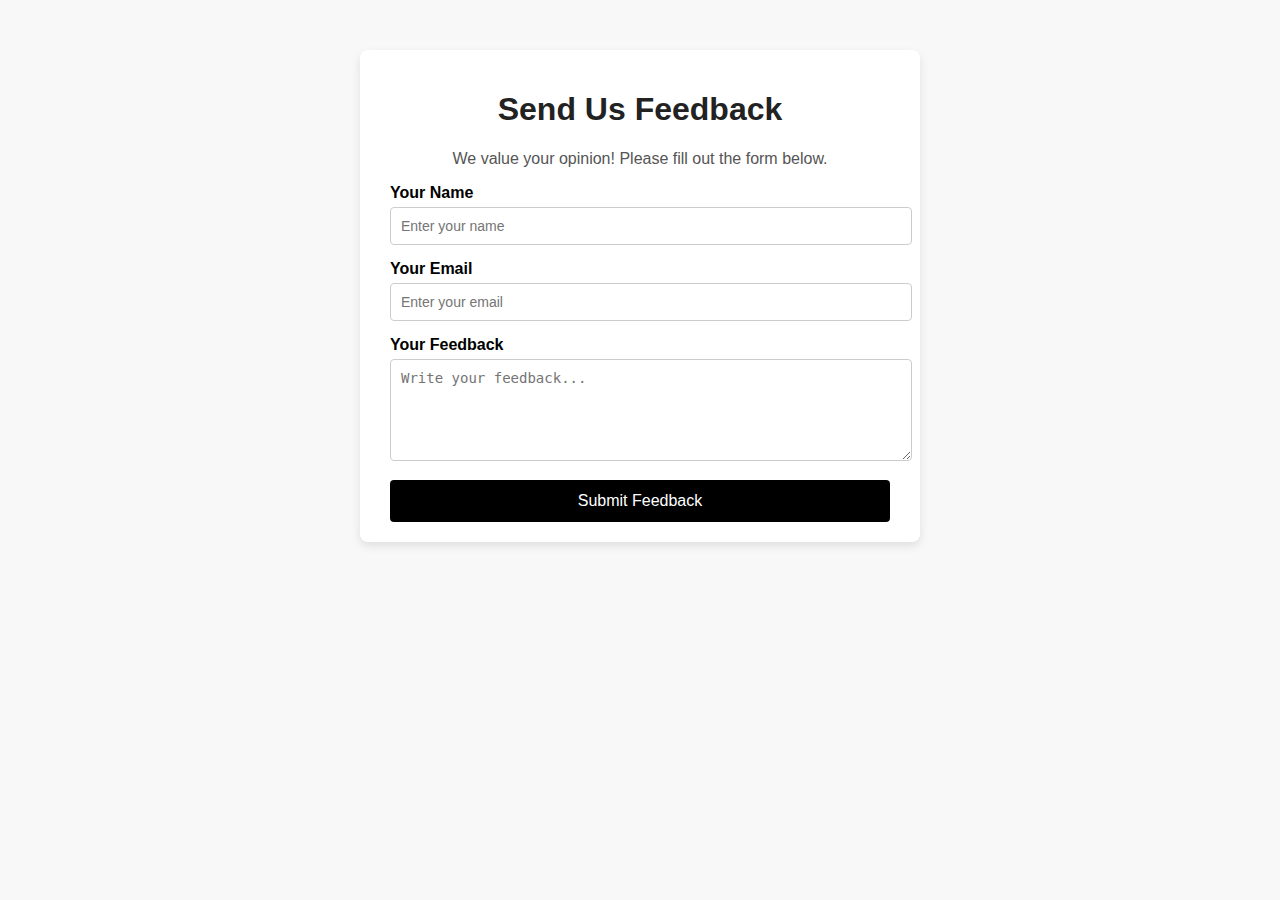
<file: Nike_website/feedback.html>
<!DOCTYPE html>
<html lang="en">
<head>
    <meta charset="UTF-8">
    <meta name="viewport" content="width=device-width, initial-scale=1.0">
    <title>Send Us Feedback</title>
    <link rel="stylesheet" href="feedback.css">
</head>
<body>

    <div class="feedback-container">
        <h1>Send Us Feedback</h1>
        <p>We value your opinion! Please fill out the form below.</p>

        <form action="#" method="post">
            <label for="name">Your Name</label>
            <input type="text" id="name" name="name" placeholder="Enter your name" required>

            <label for="email">Your Email</label>
            <input type="email" id="email" name="email" placeholder="Enter your email" required>

            <label for="message">Your Feedback</label>
            <textarea id="message" name="message" rows="5" placeholder="Write your feedback..." required></textarea>

            <button type="submit">Submit Feedback</button>
        </form>
    </div>

</body>
</html>
</file>
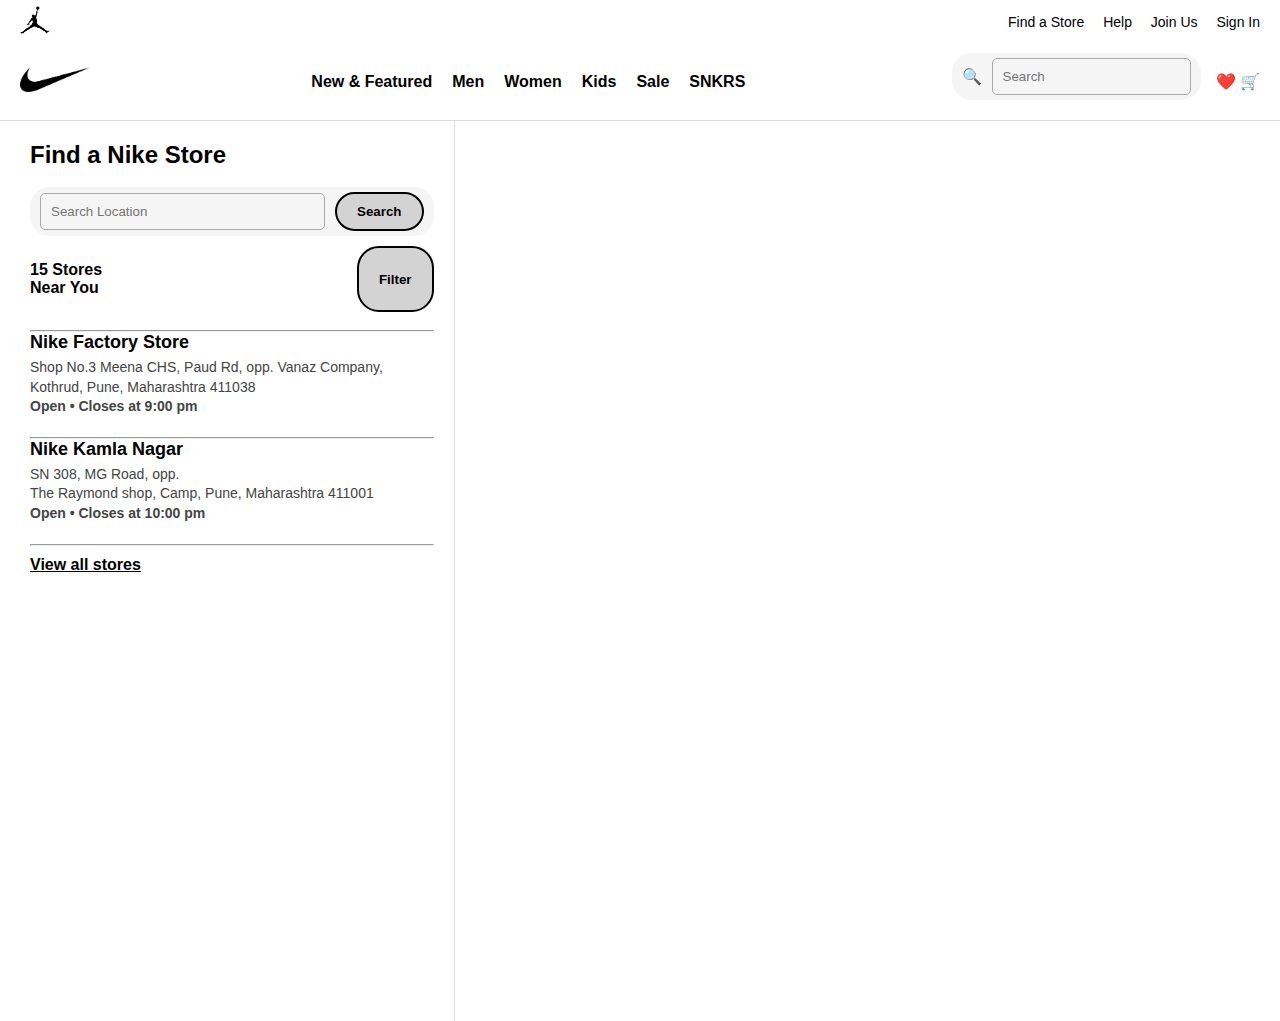
<file: Nike_website/Find_a_store.html>
<!DOCTYPE html>
<html lang="en">
<head>
  <meta charset="UTF-8">
  <meta name="viewport" content="width=device-width, initial-scale=1.0">
  <title>Find a Nike Store</title>
  <link rel="stylesheet" href="Find_a_store.css">
</head>
<body>

  <!-- Top small bar -->
<div class="top-bar-icon">
    <div class="left-icon">
        <img src="j.png" alt="Jordan Logo">
    </div>
    <div class="top-bar">
        <a href="Find_a_store.html">Find a Store</a> 
        <a href="Get_help.html">Help</a> 
        <a href="Join_us.html">Join Us</a> 
        <a href="sign_in.html">Sign In</a>
    </div>
</div>

<!-- Main navbar -->
<div class="navbar">
    <div class="left-icons">
        <img src="download.png" alt="Nike Logo">
    </div>

    <!-- Hamburger for mobile -->
    <div class="hamburger" onclick="toggleMenu()">☰</div>

    <div class="menu" id="menu">
        <a href="#">New & Featured</a>
        <a href="#">Men</a>
        <a href="#">Women</a>
        <a href="#">Kids</a>
        <a href="#">Sale</a>
        <a href="#">SNKRS</a>
    </div>

    <div class="right-icons">
        <div class="search-box">
            🔍 <input type="text" placeholder="Search">
        </div>
        ❤️
        🛒
    </div>
</div>



  <div class="container">
    <!-- Left Panel -->
    <div class="sidebar">
      <h2>Find a Nike Store</h2>
      <br>
      <!-- <div class="search-box">
        <input type="text" placeholder="Search Location"> 
        
      </div> -->
      <form class="search-box" action="https://www.google.com/maps/search/" method="get" target="_blank">
        <input type="text" name="q" placeholder="Search Location">
        <button type="submit" class="filter-btn">Search</button>
      </form>

        <div class="btn">
            <p class="stores-count">15 Stores Near You</p>
            <button class="filter-btn">Filter</button>
        </div>
        <br>
      <hr>

      <div class="store-list">
        <div class="store">
          <h2>Nike Factory Store</h2>
          <p>Shop No.3 Meena CHS, Paud Rd, opp. Vanaz Company, Kothrud, Pune, Maharashtra 411038</p>
          <p class="open">Open • Closes at 9:00 pm</p>
        </div>
      <hr>
        <div class="store">
          <h2>Nike Kamla Nagar</h2>
          <p>SN 308, MG Road, opp. <br>
            The Raymond shop, Camp, Pune, Maharashtra 411001</p>
            <p class="open">Open • Closes at 10:00 pm</p>
        </div>
      </div>
    <hr>
      <a href="#" class="view-all">View all stores</a>
    </div>

    <!-- Right Panel -->
    <div class="map">
      <!-- <video src=""></video> -->
      <iframe src="https://www.google.com/maps/embed?pb=!1m16!1m12!1m3!1d121111.45355203631!2d73.80774910947872!3d18.45043159906821!2m3!1f0!2f0!3f0!3m2!1i1024!2i768!4f13.1!2m1!1snike%20stores%20near%20by%20me%20map!5e0!3m2!1sen!2sin!4v1755330407818!5m2!1sen!2sin" width="600" height="450" style="border:0;" allowfullscreen="" loading="lazy" referrerpolicy="no-referrer-when-downgrade"></iframe>
    </div>
  </div>
</body>
</html>
</file>
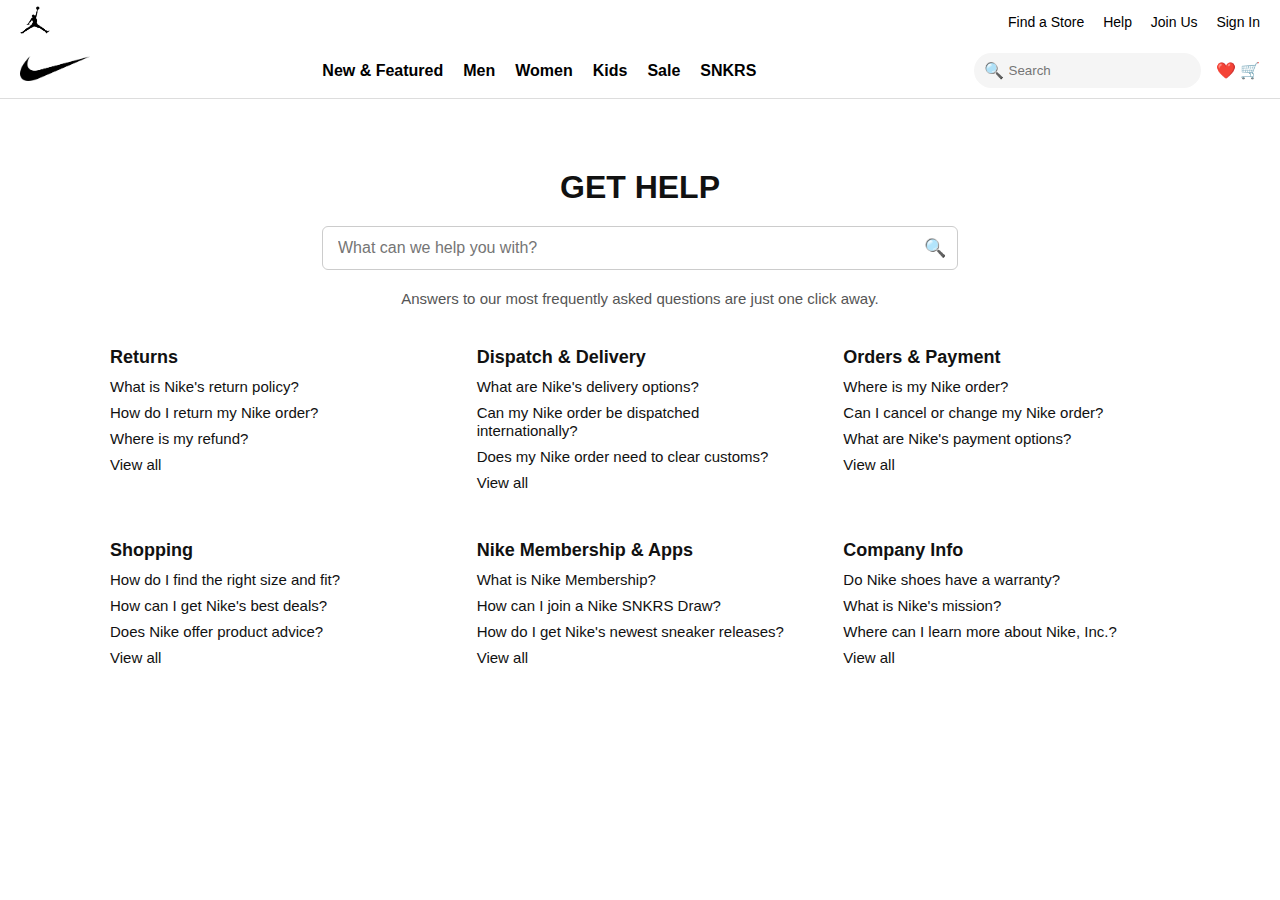
<file: Nike_website/Get_help.html>
<!DOCTYPE html>
<html lang="en">
<head>
  <meta charset="UTF-8">
  <meta name="viewport" content="width=device-width, initial-scale=1.0">
  <title>Get Help</title>
  <link rel="stylesheet" href="Get_help.css">
</head>
<body>
     <!-- Top small bar -->
<div class="top-bar-icon">
    <div class="left-icon">
        <img src="j.png" alt="Jordan Logo">
    </div>
    <div class="top-bar">
        <a href="Join_us.html">Find a Store</a> 
        <a href="Get_help.html">Help</a> 
        <a href="Join_us.html">Join Us</a> 
        <a href="sign_in.html">Sign In</a>
    </div>
</div>

<!-- Main navbar -->
<div class="navbar">
    <div class="left-icons">
        <img src="download.png" alt="Nike Logo">
    </div>

    <!-- Hamburger for mobile -->
    <div class="hamburger" onclick="toggleMenu()">☰</div>

    <div class="menu" id="menu">
        <a href="#">New & Featured</a>
        <a href="#">Men</a>
        <a href="#">Women</a>
        <a href="#">Kids</a>
        <a href="#">Sale</a>
        <a href="#">SNKRS</a>
    </div>

    <div class="right-icons">
        <div class="search-box">
            🔍 <input type="text" placeholder="Search">
        </div>
        ❤️
        🛒
    </div>
</div>



  <section class="help-section">
    <h1>GET HELP</h1>
    <div class="search-box1">
      <input type="text" placeholder="What can we help you with?">
      <span class="search-icon1">&#128269;</span>
    </div>

    <p class="subtitle">
      Answers to our most frequently asked questions are just one click away.
    </p>

    <div class="grid-container">
      <!-- Returns -->
      <div class="help-box">
        <h3>Returns</h3>
        <ul>
          <li><a href="#">What is Nike's return policy?</a></li>
          <li><a href="#">How do I return my Nike order?</a></li>
          <li><a href="#">Where is my refund?</a></li>
          <li><a href="#">View all</a></li>
        </ul>
      </div>

      <!-- Dispatch & Delivery -->
      <div class="help-box">
        <h3>Dispatch & Delivery</h3>
        <ul>
          <li><a href="#">What are Nike's delivery options?</a></li>
          <li><a href="#">Can my Nike order be dispatched internationally?</a></li>
          <li><a href="#">Does my Nike order need to clear customs?</a></li>
          <li><a href="#">View all</a></li>
        </ul>
      </div>

      <!-- Orders & Payment -->
      <div class="help-box">
        <h3>Orders & Payment</h3>
        <ul>
          <li><a href="#">Where is my Nike order?</a></li>
          <li><a href="#">Can I cancel or change my Nike order?</a></li>
          <li><a href="#">What are Nike's payment options?</a></li>
          <li><a href="#">View all</a></li>
        </ul>
      </div>

      <!-- Shopping -->
      <div class="help-box">
        <h3>Shopping</h3>
        <ul>
          <li><a href="#">How do I find the right size and fit?</a></li>
          <li><a href="#">How can I get Nike's best deals?</a></li>
          <li><a href="#">Does Nike offer product advice?</a></li>
          <li><a href="#">View all</a></li>
        </ul>
      </div>

      <!-- Nike Membership & Apps -->
      <div class="help-box">
        <h3>Nike Membership & Apps</h3>
        <ul>
          <li><a href="#">What is Nike Membership?</a></li>
          <li><a href="#">How can I join a Nike SNKRS Draw?</a></li>
          <li><a href="#">How do I get Nike's newest sneaker releases?</a></li>
          <li><a href="#">View all</a></li>
        </ul>
      </div>

      <!-- Company Info -->
      <div class="help-box">
        <h3>Company Info</h3>
        <ul>
          <li><a href="#">Do Nike shoes have a warranty?</a></li>
          <li><a href="#">What is Nike's mission?</a></li>
          <li><a href="#">Where can I learn more about Nike, Inc.?</a></li>
          <li><a href="#">View all</a></li>
        </ul>
      </div>
    </div>
  </section>
</body>
</html>
</file>
<file: Nike_website/feedback.css>
body {
    font-family: Arial, sans-serif;
    margin: 0;
    background-color: #f8f8f8;
}

.feedback-container {
    max-width: 500px;
    margin: 50px auto;
    background: #fff;
    padding: 20px 30px;
    border-radius: 8px;
    box-shadow: 0 4px 10px rgba(0,0,0,0.1);
}

h1 {
    text-align: center;
    color: #222;
}

p {
    text-align: center;
    color: #555;
}

label {
    display: block;
    margin: 15px 0 5px;
    font-weight: bold;
}

input, textarea {
    width: 100%;
    padding: 10px;
    border: 1px solid #ccc;
    border-radius: 4px;
    font-size: 14px;
}

textarea {
    resize: vertical;
}

button {
    margin-top: 15px;
    width: 100%;
    background-color: black;
    color: white;
    border: none;
    padding: 12px;
    font-size: 16px;
    cursor: pointer;
    border-radius: 4px;
}

button:hover {
    background-color: #333;
}
</file>
<file: Nike_website/Get_help.css>
* {
  margin: 0;
  padding: 0;
  box-sizing: border-box;
  font-family: Arial, sans-serif;
}

 /* body {
    margin: 0;
    padding: 0;
    font-family: Arial, sans-serif;
}  */

/* Top bar */
.top-bar-icon {
    
    display: flex;
    justify-content: space-between;
    align-items: center;
    background: white;
    font-size: 14px;
    padding: 5px 20px;
    
}

.left-icon img {
    height: 30px;
    margin-right: 15px;
}

.top-bar a {
    text-decoration: none;
    color: black;
    margin-left: 15px;
}

/* Navbar */
.navbar {
    display: flex;
    align-items: center;
    justify-content: space-between;
    padding: 10px 20px;
    background: white;
    border-bottom: 1px solid #ddd;

}

.left-icons img {
    height: 25px;
    margin-right: 15px;
}

.hamburger {
    display: none;
    font-size: 22px;
    cursor: pointer;
}

.menu {
    display: flex;
    gap: 20px;
}

.menu a {
    text-decoration: none;
    font-weight: bold;
    color: black;
}

.right-icons {
    display: flex;
    align-items: center;
    gap: 15px;
}

.search-box {
    display: flex;
    align-items: center;
    background: #f5f5f5;
    border-radius: 20px;
    padding: 5px 10px;
}

.search-box input {
    border: none;
    background: transparent;
    outline: none;
    padding: 5px;
}

.icons {
    font-size: 20px;
    cursor: pointer;
} 





body {
  font-family: Arial, sans-serif;
  margin: 0;
  padding: 0;
  color: #111;
  background: #fff;
}

.help-section {
  max-width: 1100px;
  margin: 50px auto;
  padding: 20px;
  text-align: center;
}

.help-section h1 {
  font-size: 32px;
  margin-bottom: 20px;
}

.search-box1 {
  position: relative;
  display: inline-block;
  width: 60%;
}

.search-box1 input {
  width: 100%;
  padding: 12px 40px 12px 15px;
  border: 1px solid #ccc;
  border-radius: 6px;
  font-size: 16px;
}

.search-icon1 {
  position: absolute;
  right: 12px;
  top: 50%;
  transform: translateY(-50%);
  font-size: 18px;
  color: #777;
}

.subtitle {
  margin: 20px 0;
  font-size: 15px;
  color: #555;
}

.grid-container {
  display: grid;
  grid-template-columns: repeat(auto-fit, minmax(250px, 1fr));
  gap: 40px;
  margin-top: 40px;
  text-align: left;
}

.help-box h3 {
  font-size: 18px;
  margin-bottom: 10px;
}

.help-box ul {
  list-style: none;
  padding: 0;
}

.help-box li {
  margin: 8px 0;
}

.help-box a {
  text-decoration: none;
  color: #111;
  font-size: 15px;
}

.help-box a:hover {
  text-decoration: underline;
}
</file>
<file: Nike_website/Find_a_store.css>
/* Reset */
* {
  margin: 0;
  padding: 0;
  box-sizing: border-box;
  font-family: Arial, sans-serif;
}

 body {
    margin: 0;
    padding: 0;
    font-family: Arial, sans-serif;
} 

/* Top bar */
.top-bar-icon {
    
    display: flex;
    justify-content: space-between;
    align-items: center;
    background: white;
    font-size: 14px;
    padding: 5px 20px;
    
}

.left-icon img {
    height: 30px;
    margin-right: 15px;
}

.top-bar a {
    text-decoration: none;
    color: black;
    margin-left: 15px;
}

/* Navbar */
.navbar {
    display: flex;
    align-items: center;
    justify-content: space-between;
    padding: 10px 20px;
    background: white;
    border-bottom: 1px solid #ddd;

}

.left-icons img {
    height: 25px;
    margin-right: 15px;
}

.hamburger {
    display: none;
    font-size: 22px;
    cursor: pointer;
}

.menu {
    display: flex;
    gap: 20px;
}

.menu a {
    text-decoration: none;
    font-weight: bold;
    color: black;
}

.right-icons {
    display: flex;
    align-items: center;
    gap: 15px;
}

.search-box {
    display: flex;
    align-items: center;
    background: #f5f5f5;
    border-radius: 20px;
    padding: 5px 10px;
}

.search-box input {
    border: none;
    background: transparent;
    outline: none;
    padding: 5px;
}

.icons {
    font-size: 20px;
    cursor: pointer;
}


/* Layout */
.container {
  display: flex;
  height: 100vh;
  margin-left: 10px;
}

/* Sidebar */
.sidebar {
  width: 35%;
  padding: 20px;
  border-right: 1px solid #ddd;
  overflow-y: auto;
}

.sidebar h1 {
  font-size: 24px;
  margin-bottom: 20px;
}

.search-box {
  display: flex;
  gap: 10px;
  margin-bottom: 10px;
}

.search-box input {
  flex: 1;
  padding: 10px;
  border: 1px solid #aaa;
  border-radius: 5px;
}

.btn { 
    display: flex;
    gap: 230px;
}

.filter-btn {
  padding: 10px 20px;
  display: flex;
  border: 2px solid #000; 
  background: lightgray;
  color: #000;
  font-weight: bold;
  border-radius: 22px;  
  cursor: pointer;
  transform: scale(1.0);
  align-items: center; 
  
}



/*  .filter-btn {
  display: flex;  
  padding: 10px 15px;
  margin: 15px 0;
  border: none;
  
  color: black;
  border-radius: 15px;
  cursor: pointer;
  gap: 250px;
  
} */ 

 .stores-count {
  margin: 15px 0;
  font-weight: bold;
  color: black;
  border-radius: 15px;
  cursor: pointer;
  
  
  /* color: #333; */
}

.store {
  margin-bottom: 20px;
}

.store h2 {
  font-size: 18px;
  margin-bottom: 5px;
}

.store p {
  font-size: 14px;
  color: #444;
  line-height: 1.4;
}

.open {
  color: green;
  font-weight: bold;
}

.view-all {
  display: inline-block;
  margin-top: 10px;
  color: #000;
  text-decoration: underline;
  font-weight: bold;
  cursor: pointer;
}

/* Map Section */
/* .map {
  flex: 1;
  background: #f0f0f0;
  display: flex;
  align-items: center;
  justify-content: center;
  color: #555;
  font-size: 20px;

} */
 .map {
  flex: 1;
  display: flex;
}

.map iframe {
  width: 95%;
  height: 95%;
  border: none;
  padding-top: 50px;
}
</file>
